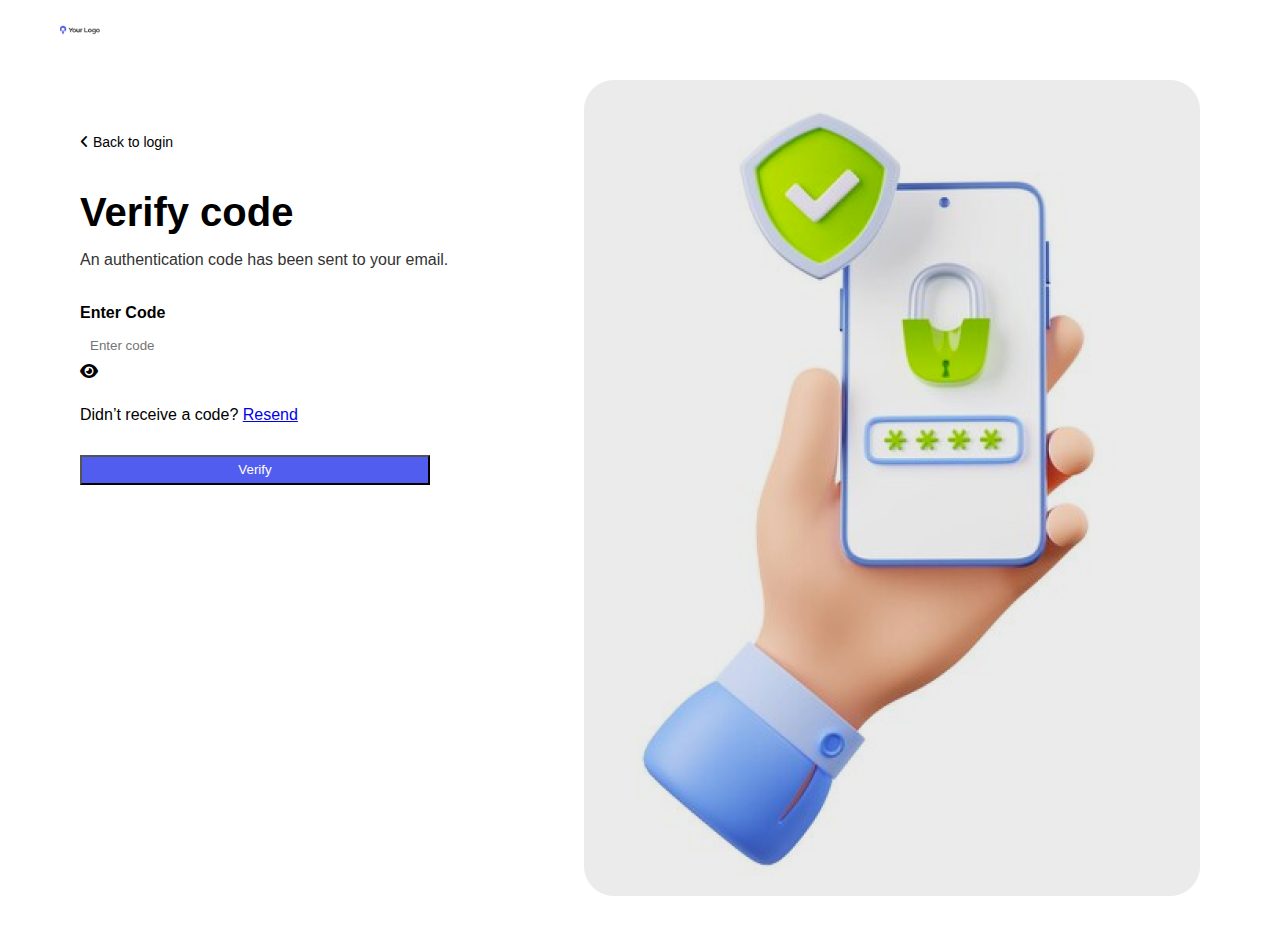
<file: 3/index.html>
<!DOCTYPE html>
<html lang="en">
  <head>
    <meta charset="UTF-8" />
    <title>Verify Code</title>
    <link rel="stylesheet" href="style.css" />

    <!-- Font Awesome -->
    <link
      href="https://cdnjs.cloudflare.com/ajax/libs/font-awesome/6.5.0/css/all.min.css"
      rel="stylesheet"
    />
  </head>
  <body>
    <!-- LOGO -->
    <header class="header-logo">
      <img src="../2/logo.png" alt="logo" />
    </header>

    <!-- MAIN -->
    <main>
      <div class="container-full">
        <!-- =================== KIRI =================== -->
        <div class="container-kiri">
          <p class="back">
            <i class="fa-solid fa-angle-left"></i> Back to login
          </p>

          <h1>Verify code</h1>

          <p class="subtitle">
            An authentication code has been sent to your email.
          </p>

          <!-- INPUT -->
          <div class="kotak-input">
            <label>Enter Code</label>
            <input type="password" placeholder="Enter code" />
            <i class="fa-solid fa-eye custom-icon"></i>
          </div>

          <p class="text-resend">
            Didn’t receive a code?
            <a href="#">Resend</a>
          </p>

          <button class="btn-verify">Verify</button>
        </div>

        <!-- =================== KANAN =================== -->
        <div class="container-kanan">
          <img src="../2/gambar (2).png" alt="security image" />
        </div>
      </div>
    </main>
  </body>
</html>
</file>
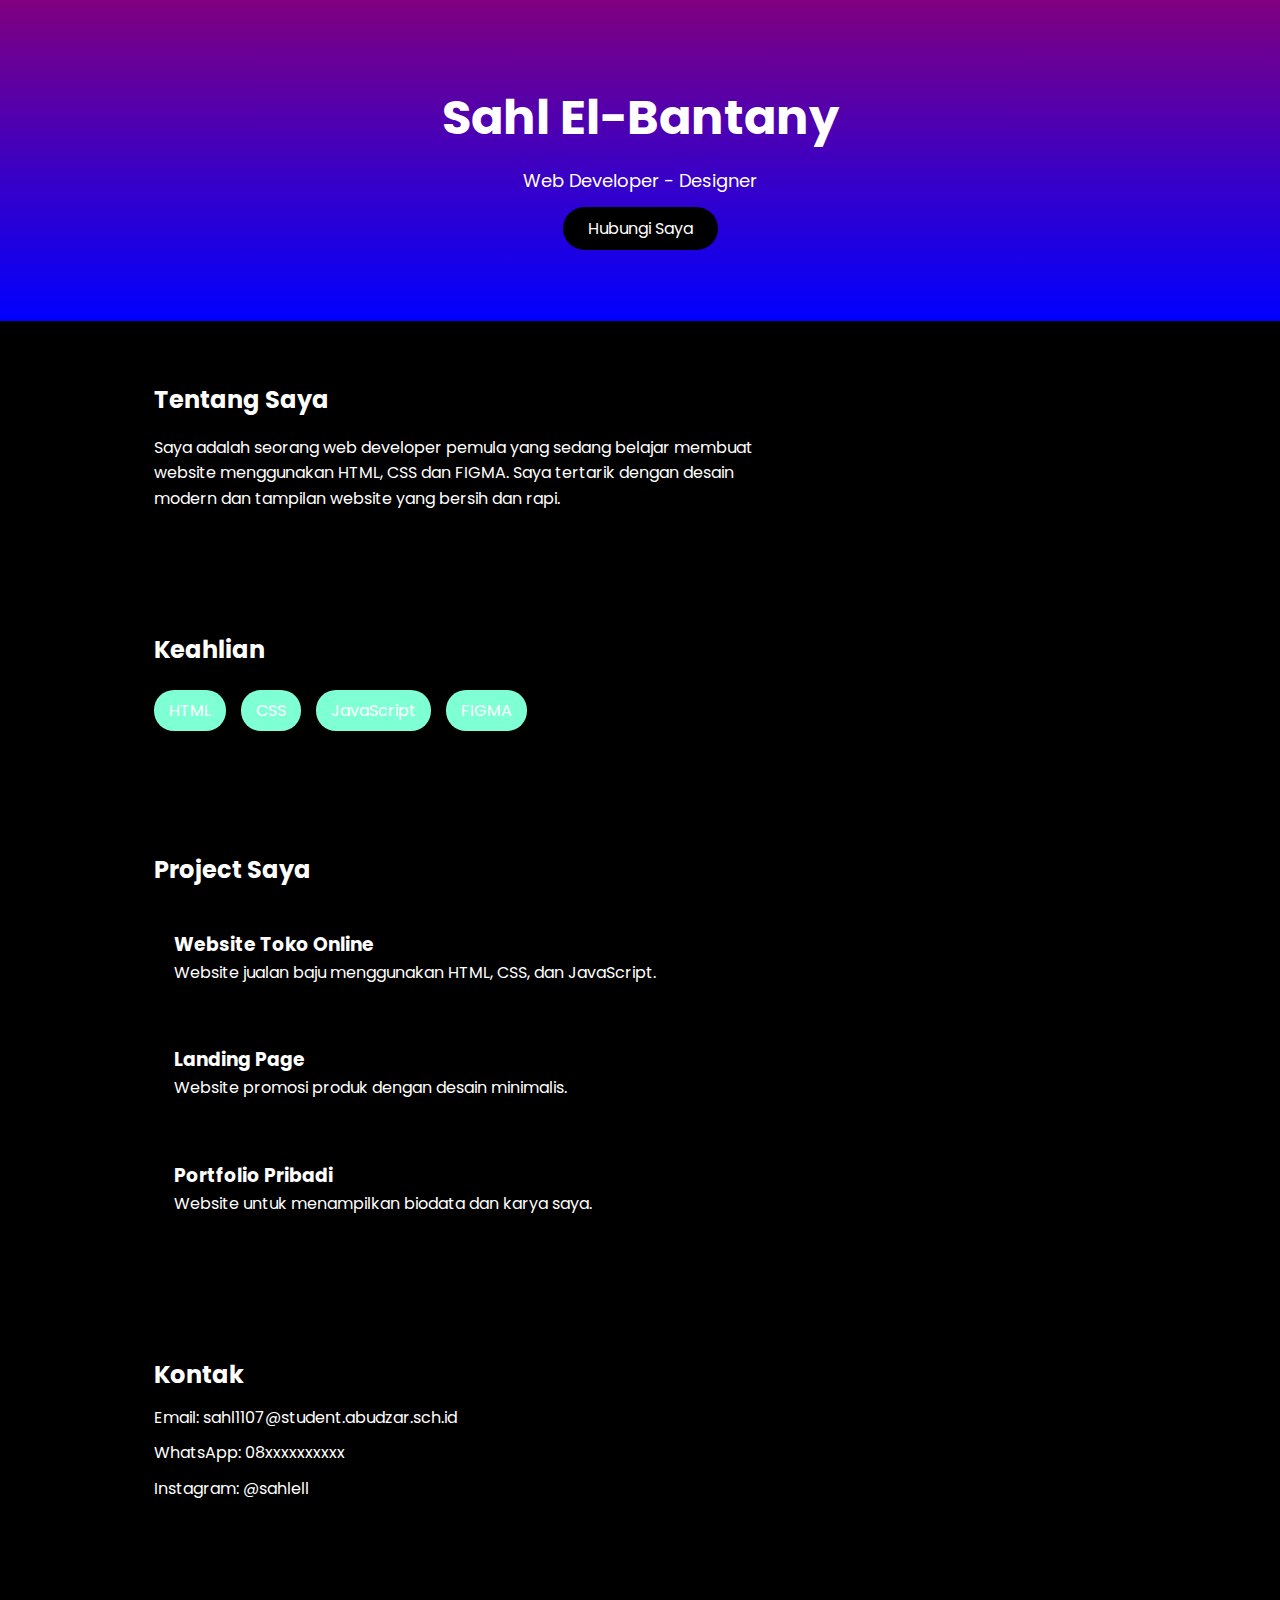
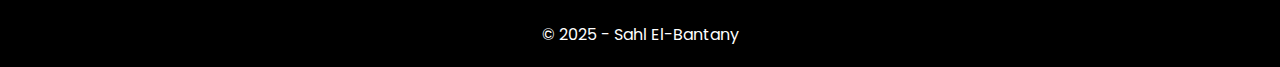
<file: Portofolio-2/index.html>
<!DOCTYPE html>
<html lang="id">
  <head>
    <meta charset="UTF-8" />
    <meta name="viewport" content="width=device-width, initial-scale=1.0" />
    <title>Portofolio Sahl</title>
    <link rel="stylesheet" href="style.css" />
    <link rel="preconnect" href="https://fonts.googleapis.com" />
    <link rel="preconnect" href="https://fonts.gstatic.com" crossorigin />
    <link
      href="https://fonts.googleapis.com/css2?family=Poppins:ital,wght@0,100;0,200;0,300;0,400;0,500;0,600;0,700;0,800;0,900;1,100;1,200;1,300;1,400;1,500;1,600;1,700;1,800;1,900&display=swap"
      rel="stylesheet"
    />
  </head>
  <body>
    <!-- ===== HEADER ===== -->
    <header class="kepala">
      <h1 class="nama">Sahl El-Bantany</h1>
      <p class="profesi">Web Developer - Designer</p>
      <a href="#kontak" class="tombol">Hubungi Saya</a>
    </header>

    <!-- ===== TENTANG ===== -->
    <section class="tentang">
      <h2>Tentang Saya</h2>
      <p>
        Saya adalah seorang web developer pemula yang sedang belajar membuat
        website menggunakan HTML, CSS dan FIGMA. Saya tertarik dengan desain
        modern dan tampilan website yang bersih dan rapi.
      </p>
    </section>

    <!-- ===== KEAHLIAN ===== -->
    <section class="keahlian">
      <h2>Keahlian</h2>
      <div class="daftar-keahlian">
        <span>HTML</span>
        <span>CSS</span>
        <span>JavaScript</span>
        <span>FIGMA</span>
      </div>
    </section>

    <!-- ===== PROJECT ===== -->
    <section class="project">
      <h2>Project Saya</h2>

      <div class="kartu-project">
        <h3>Website Toko Online</h3>
        <p>Website jualan baju menggunakan HTML, CSS, dan JavaScript.</p>
      </div>

      <div class="kartu-project">
        <h3>Landing Page</h3>
        <p>Website promosi produk dengan desain minimalis.</p>
      </div>

      <div class="kartu-project">
        <h3>Portfolio Pribadi</h3>
        <p>Website untuk menampilkan biodata dan karya saya.</p>
      </div>
    </section>

    <!-- ===== KONTAK ===== -->
    <section class="kontak" id="kontak">
      <h2>Kontak</h2>
      <p>Email: sahl1107@student.abudzar.sch.id</p>
      <p>WhatsApp: 08xxxxxxxxxx</p>
      <p>Instagram: @sahlell</p>
    </section>

    <!-- ===== FOOTER ===== -->
    <footer class="bawah">
      <p>© 2025 - Sahl El-Bantany</p>
    </footer>
  </body>
</html>
</file>
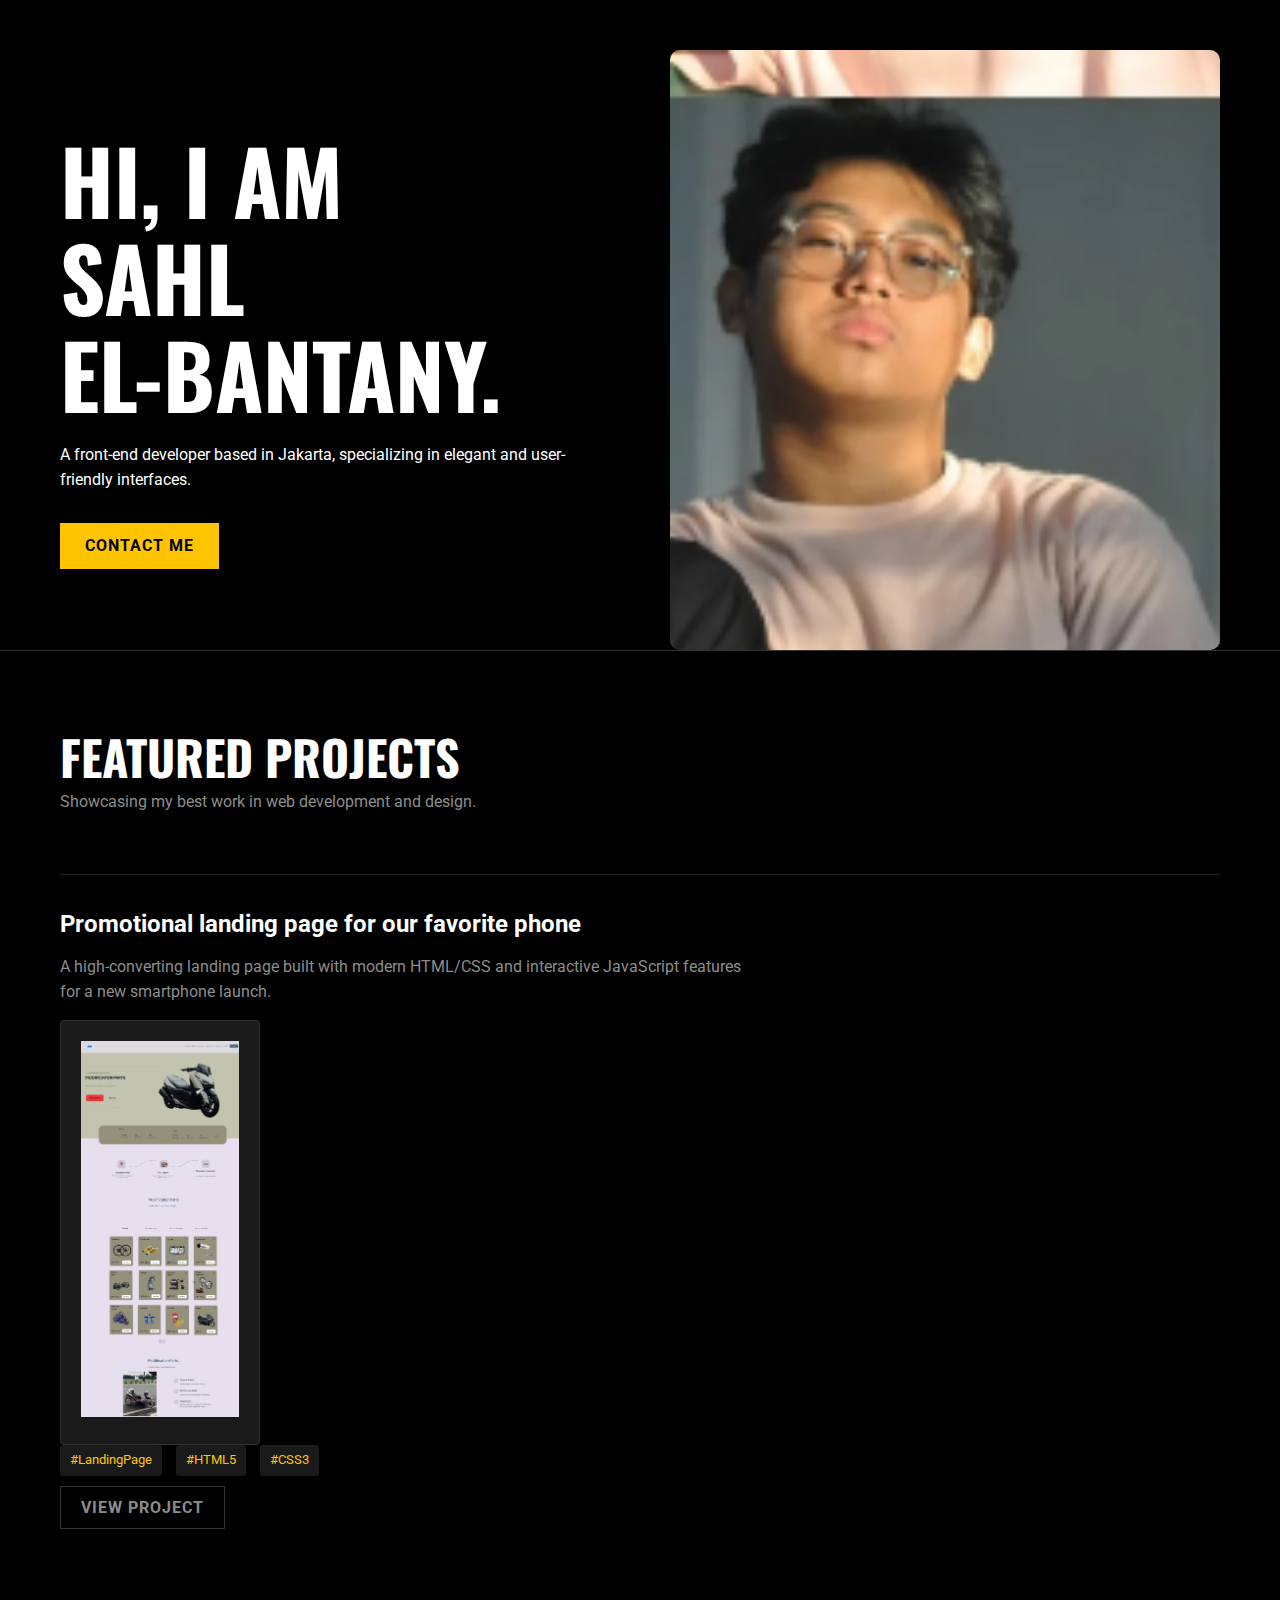
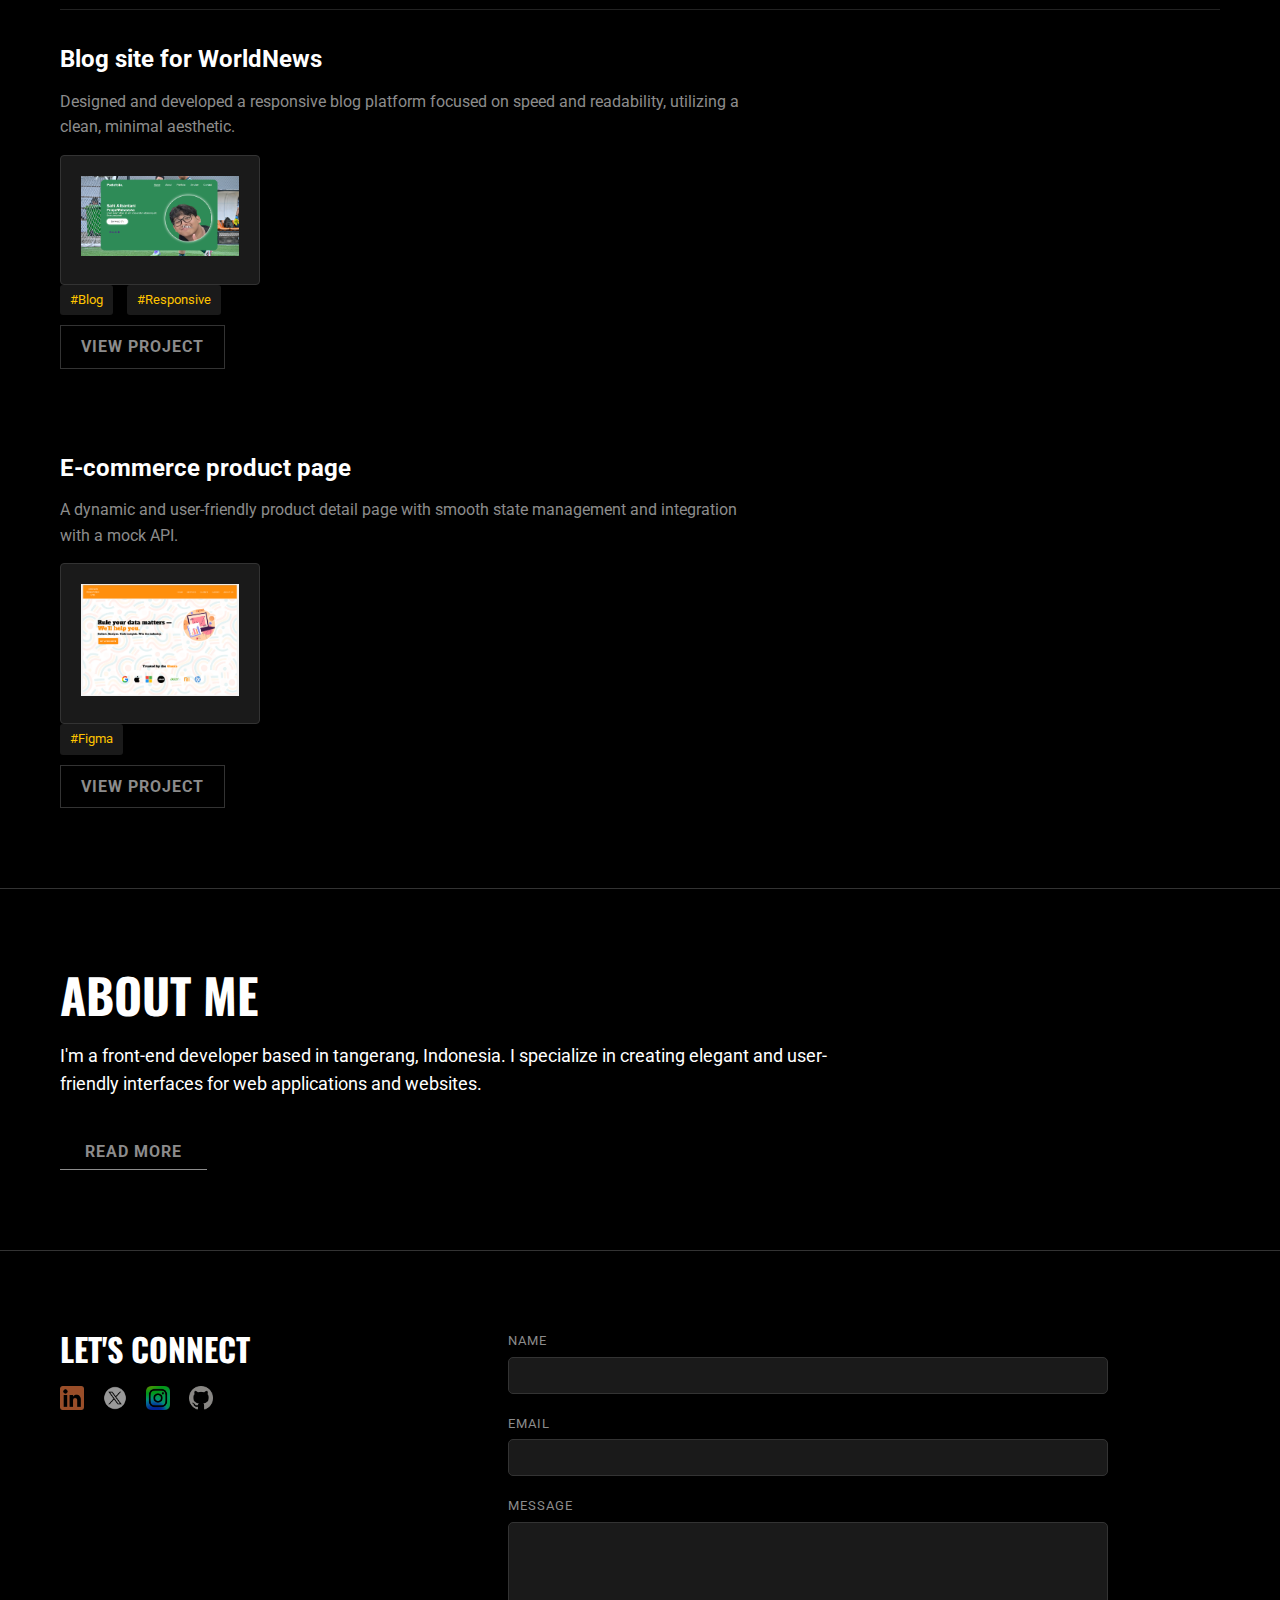
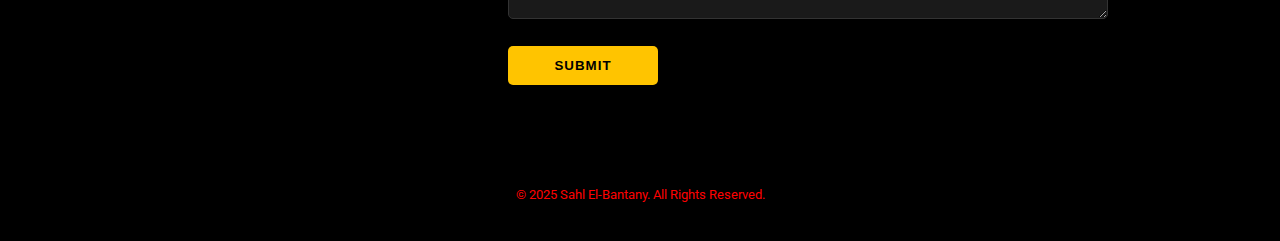
<file: PORTOFOLIO/index.html>
<!doctype html>
<html lang="id">
  <head>
    <meta charset="UTF-8" />
    <meta name="viewport" content="width=device-width, initial-scale=1.0" />
    <title>Sahl Portfolio</title>
    <link rel="stylesheet" href="style.css" />
    <link
      href="https://fonts.googleapis.com/css2?family=Roboto:wght@400;700&family=Oswald:wght@700&display=swap"
      rel="stylesheet"
    />
  </head>
  <body>
    <header class="hero-section">
      <div class="container hero-content">
        <div class="text-content">
          <h1>
            HI, I AM <br />
            SAHL <br />
            EL-BANTANY.
          </h1>
          <p>
            A front-end developer based in Jakarta, specializing in elegant and
            user-friendly interfaces.
          </p>
          <div class="actions">
            <a href="#contact" class="btn btn-primary">CONTACT ME</a>
          </div>
        </div>
        <div class="image-content">
          <img src="sahl.png" alt="" class="profile-img" />
        </div>
      </div>
    </header>

    <section id="projects" class="projects-section">
      <div class="container">
        <h2>FEATURED PROJECTS</h2>
        <p class="subtitle">
          Showcasing my best work in web development and design.
        </p>

        <div class="project-card">
          <div class="project-details">
            <h3>Promotional landing page for our favorite phone</h3>
            <p>
              A high-converting landing page built with modern HTML/CSS and
              interactive JavaScript features for a new smartphone launch.
            </p>
            <div class="project-image">
              <img src="./tugas3.png" alt="" />
            </div>
            <div class="tags">
              <span>#LandingPage</span>
              <span>#HTML5</span>
              <span>#CSS3</span>
            </div>
            <a href="#" class="btn btn-secondary">VIEW PROJECT</a>
          </div>
        </div>

        <div class="project-card">
          <div class="project-details">
            <h3>Blog site for WorldNews</h3>
            <p>
              Designed and developed a responsive blog platform focused on speed
              and readability, utilizing a clean, minimal aesthetic.
            </p>
            <div class="project-image">
              <img src="./tugas2.png" alt="" />
            </div>
            <div class="tags">
              <span>#Blog</span>
              <span>#Responsive</span>
            </div>
            <a href="#" class="btn btn-secondary">VIEW PROJECT</a>
          </div>
        </div>

        <div class="project-details">
          <h3>E-commerce product page</h3>
          <p>
            A dynamic and user-friendly product detail page with smooth state
            management and integration with a mock API.
          </p>
          <div class="project-image">
            <img src="./tugas1.png" alt="" />
          </div>
          <div class="tags">
            <span>#Figma</span>
          </div>
          <a href="#" class="btn btn-secondary">VIEW PROJECT</a>
        </div>
      </div>
    </section>

    <section id="about" class="about-section">
      <div class="container">
        <h2>ABOUT ME</h2>
        <div class="about-content">
          <p>
            I'm a front-end developer based in tangerang, Indonesia. I
            specialize in creating elegant and user-friendly interfaces for web
            applications and websites.
          </p>
          <a href="#" class="btn btn-secondary-text">READ MORE</a>
        </div>
      </div>
    </section>

    <section id="contact" class="contact-section">
      <div class="container">
        <div class="connect-info">
          <h2>LET'S CONNECT</h2>
          <div class="social-links">
            <a href="#"
              ><img src="linkedin-removebg-preview.png" alt="LinkedIn"
            /></a>
            <a href="#"><img src="x-removebg-preview.png" alt="Twitter" /></a>
            <a href="#"
              ><img src="ig-removebg-preview.png" alt="Instagram"
            /></a>
            <a href="#"
              ><img src="github-removebg-preview.png" alt="GitHub"
            /></a>
          </div>
        </div>

        <form class="contact-form">
          <div class="form-group">
            <label for="name">NAME</label>
            <input type="text" id="name" name="name" required />
          </div>
          <div class="form-group">
            <label for="email">EMAIL</label>
            <input type="email" id="email" name="email" required />
          </div>
          <div class="form-group">
            <label for="message">MESSAGE</label>
            <textarea id="message" name="message" rows="5" required></textarea>
          </div>
          <button type="submit" class="btn btn-submit">SUBMIT</button>
        </form>
      </div>
    </section>

    <footer>
      <div class="container-one">
        <p>&copy; 2025 Sahl El-Bantany. All Rights Reserved.</p>
      </div>
    </footer>
  </body>
</html>
</file>
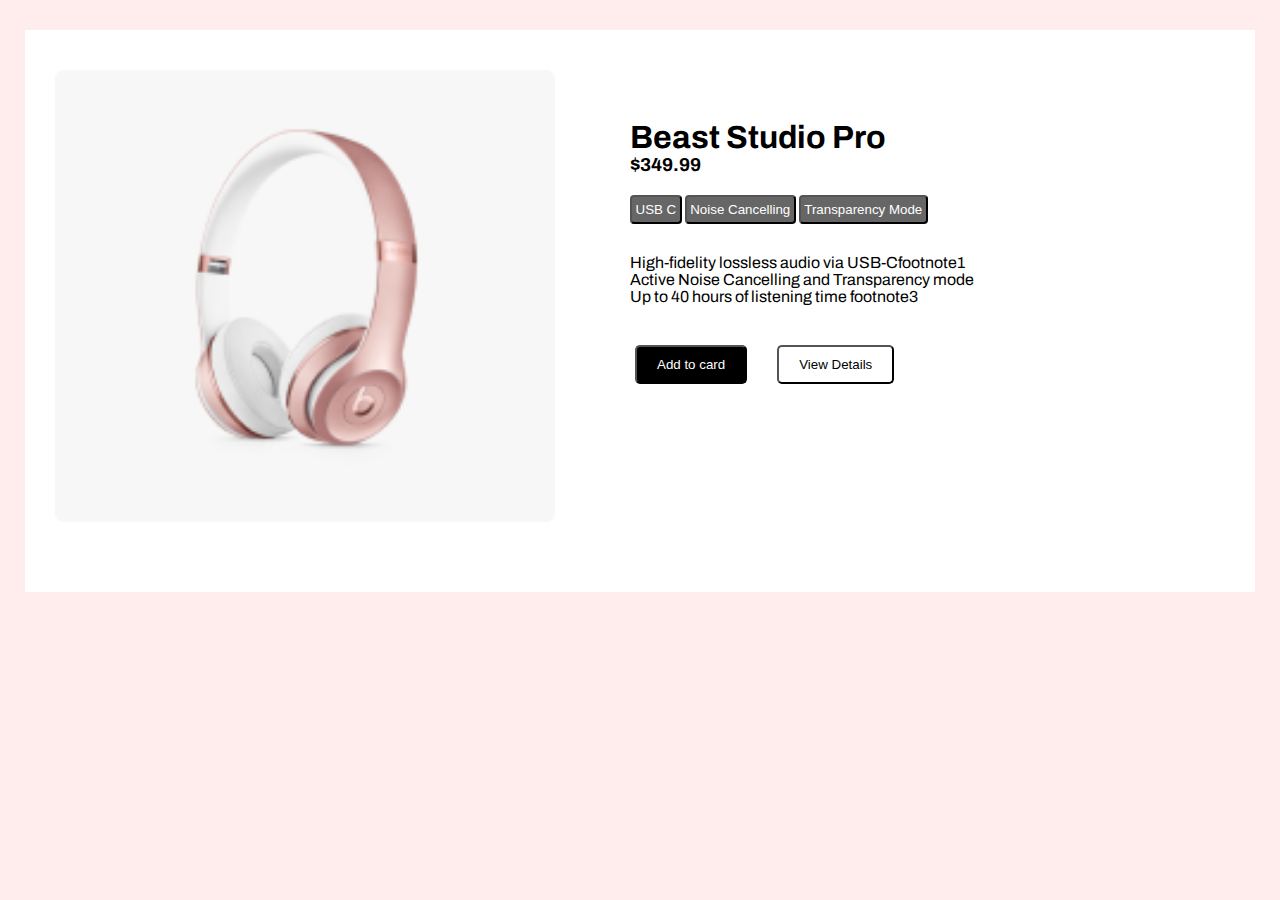
<file: tugas-asas/index.html>
<!DOCTYPE html>
<html lang="en">
  <head>
    <meta charset="UTF-8" />
    <meta name="viewport" content="width=device-width, initial-scale=1.0" />
    <link rel="preconnect" href="https://fonts.googleapis.com" />
    <link rel="preconnect" href="https://fonts.gstatic.com" crossorigin />
    <link
      href="https://fonts.googleapis.com/css2?family=Archivo:ital,wght@0,100..900;1,100..900&display=swap"
      rel="stylesheet"
    />
    <title>tugas-asas</title>
    <link rel="stylesheet" href="style.css" />
  </head>
  <body>
    <section id="full">
      <div class="container-semua">
        <div class="imagee">
          <img src="Photo.png" alt="" />
        </div>
        <div class="beast">
          <div class="teks-one">
            <h1>Beast Studio Pro</h1>
            <h3>$349.99</h3>
          </div>
          <div class="button-one">
            <button>USB C</button>
            <button>Noise Cancelling</button>
            <button>Transparency Mode</button>
          </div>
          <div class="teks-two">
            <p>
              High-fidelity lossless audio via USB-Cfootnote1 <br />
              Active Noise Cancelling and Transparency mode <br />
              Up to 40 hours of listening time footnote3
            </p>
          </div>
          <div class="isi">
            <div class="button-card">
              <button>Add to card</button>
            </div>
            <div class="button-view">
              <button>View Details</button>
            </div>
          </div>
        </div>
      </div>
    </section>
  </body>
</html>
</file>
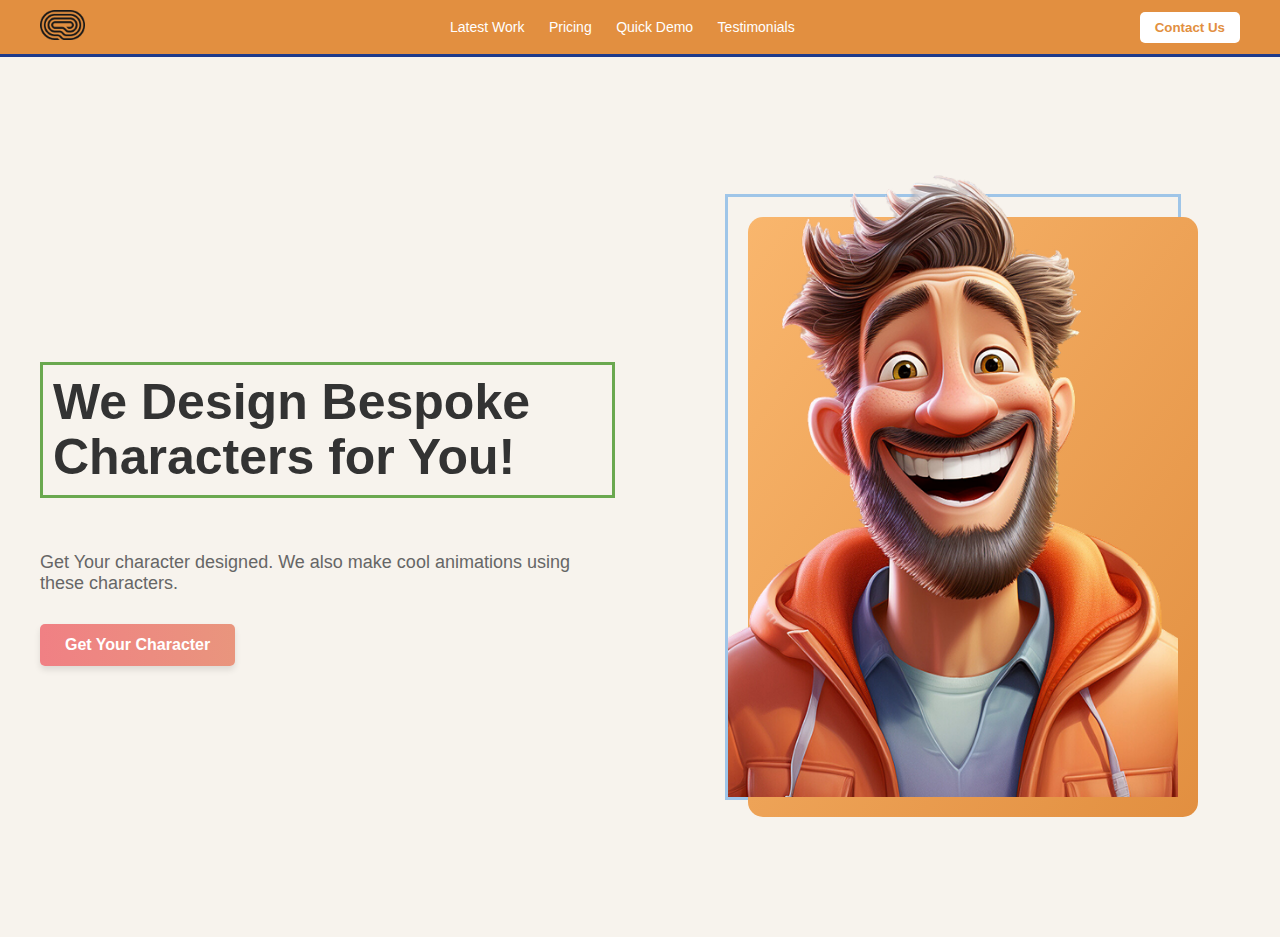
<file: tugas-slicing-1/index.html>
<!DOCTYPE html>
<html lang="id">
  <head>
    <meta charset="UTF-8" />
    <meta name="viewport" content="width=device-width, initial-scale=1.0" />
    <title>Desain Karakter Bespoke</title>
    <link rel="stylesheet" href="style.css" />
  </head>
  <body>
    <header class="navbar">
      <div class="logo">
        <img src="Vector (1).png" alt="Logo Perusahaan" class="logo-image" />
      </div>
      <nav class="nav-links">
        <a href="#">Latest Work</a>
        <a href="#">Pricing</a>
        <a href="#">Quick Demo</a>
        <a href="#">Testimonials</a>
      </nav>
      <button class="contact-btn">Contact Us</button>
    </header>

    <main class="hero-section">
      <div class="content-left">
        <h1 class="main-heading">We Design Bespoke Characters for You!</h1>
        <p class="sub-text">
          Get Your character designed. We also make cool animations using these
          characters.
        </p>
        <button class="cta-button">Get Your Character</button>
      </div>
      <div class="content-right">
        <div class="character-container">
          <div class="character-bg"></div>
          <img src="muka.png" alt="Karakter Desain" class="character-image" />
        </div>
      </div>
    </main>
  </body>
</html>
</file>
<file: 3/style.css>
* {
  box-sizing: border-box;
  font-family: Arial, Helvetica, sans-serif;
}

body {
  margin: 0;
  background: white;
}

/* LOGO */
.header-logo {
  display: flex;
  align-items: center;
  gap: 10px;
  padding: 25px 60px;
  font-size: 22px;
  font-weight: bold;
}

.header-logo img {
  width: 40px;
}

/* WRAPPER BESAR */
.container-full {
  display: flex;
  gap: 80px;
  padding: 20px 80px 50px 80px;
  min-height: 90vh;
}

/* ================== KIRI ================== */
.container-kiri {
  width: 45%;
  padding-top: 40px;
}

.back {
  font-size: 14px;
  cursor: pointer;
  margin-bottom: 40px;
}

.container-kiri h1 {
  font-size: 40px;
  margin-bottom: 10px;
}

.subtitle {
  color: #333;
  margin-bottom: 35px;
}

/* INPUT */
.kotak-input {
  position: relative;
  width: 300px;
  margin-bottom: 25px;
}

.kotak-input label {
  display: block;
  margin-bottom: 6px;
  font-weight: 600;
}

.kotak-input input {
  width: 100%;
  padding: 10px 38px 10px 10px;
  border: 1px;
}

.btn-verify {
  width: 350px;
  height: 30px;
  margin-top: 15px;
  margin-left: 50pxpx;
  background-color: #515def;
  color: white;
  font-weight: 200px;
}
</file>
<file: Portofolio-2/style.css>
* {
  margin: 0;
  padding: 0;
  box-sizing: border-box;
  font-family: "Poppins", sans-serif;
}

/* ===== Body ===== */
body {
  background: black;
  color: white;
  line-height: 1.6;
}

/* ===== Header ===== */
.kepala {
  text-align: center;
  padding: 80px 20px;
  background: linear-gradient(purple, blue);
}

.nama {
  font-size: 48px;
  margin-bottom: 10px;
}

.profesi {
  font-size: 18px;
  margin-bottom: 20px;
}

.tombol {
  text-decoration: none;
  color: white;
  background: black;
  padding: 10px 25px;
  border-radius: 30px;
  transition: 0.3s;
}

.tombol:hover {
  background: white;
  color: black;
}

/* ===== Section ===== */
section {
  padding: 60px 12%;
}

/* ===== Tentang ===== */
.tentang p {
  margin-top: 15px;
  max-width: 600px;
}

/* ===== Keahlian ===== */
.daftar-keahlian {
  display: flex;
  gap: 15px;
  flex-wrap: wrap;
  margin-top: 20px;
}

.daftar-keahlian span {
  background: aquamarine;
  padding: 8px 15px;
  border-radius: 20px;
}

/* ===== Project ===== */
.project {
  background: black;
}

.kartu-project {
  background: black;
  padding: 20px;
  border-radius: 15px;
  margin-top: 20px;
  transition: 0.3s;
}

.kartu-project:hover {
  transform: translateY(-5px);
  background: aquamarine;
}

/* ===== Kontak ===== */
.kontak p {
  margin-top: 10px;
}

/* ===== Footer ===== */
.bawah {
  text-align: center;
  padding: 20px;
  background: black;
  margin-top: 40px;
}
</file>
<file: PORTOFOLIO/style.css>
* {
  margin: 0;
  padding: 0;
  box-sizing: border-box;
}

body {
  font-family: "Roboto", sans-serif; /* Font utama */
  background-color: #000000; /* Latar belakang hitam pekat */
  color: #ffffff; /* Teks putih */
  line-height: 1.6;
}

.container {
  max-width: 1200px;
  margin: 0 auto;
  padding: 0 20px;
}

h1,
h2 {
  font-family: "Oswald", sans-serif; /* Font untuk heading agar terlihat kuat */
  text-transform: uppercase;
  line-height: 1.1;
}

h1 {
  font-size: 5rem;
}
h2 {
  font-size: 3rem;
  margin-bottom: 20px;
}

p {
  margin-bottom: 15px;
}

a {
  text-decoration: none;
  color: #8c8c8c; /* Warna abu-abu untuk link sekunder */
  transition: color 0.3s;
}

a:hover {
  color: #ffffff;
}

/* BUTTON STYLES */
.btn {
  display: inline-block;
  padding: 10px 25px;
  border: none;
  cursor: pointer;
  font-weight: 700;
  text-transform: uppercase;
  letter-spacing: 1px;
  transition:
    background-color 0.3s,
    color 0.3s;
}

.btn-primary {
  background-color: #ffc400; /* Contoh warna kuning/emas untuk aksen */
  color: #000000;
}

.btn-primary:hover {
  background-color: #ffd640;
}

.btn-secondary {
  background: none;
  color: #8c8c8c;
  border: 1px solid #333;
  padding: 8px 20px;
}

.btn-secondary:hover {
  color: #ffffff;
  border-color: #ffffff;
}

.btn-secondary-text {
  color: #8c8c8c;
  border-bottom: 1px solid #8c8c8c;
  padding-bottom: 5px;
  display: inline-block;
}

/* 1. HERO SECTION */
.hero-section {
  padding-top: 50px;
  border-bottom: 1px solid #333; /* Pemisah visual */
}

.hero-content {
  display: flex;
  align-items: center;
  gap: 40px;
}

.hero-content .text-content {
  flex: 1;
  padding-right: 20px;
}

.hero-content h1 {
  font-size: 5.5rem;
  margin-bottom: 20px;
}

.hero-content .image-content {
  flex: 1;
  background-color: #333; /* Warna abu-abu untuk kotak gambar */
  height: 600px;
  border-radius: 10px;
  overflow: hidden;
}

.hero-content .image-content {
  width: 100%;
  height: 100%;
  object-fit: cover;
}

.actions {
  margin-top: 30px;
}

/* 2. PROJECTS SECTION */
.projects-section {
  padding: 80px 0;
  border-bottom: 1px solid #333;
}

.projects-section h2 {
  margin-bottom: 5px;
}

.projects-section .subtitle {
  color: #8c8c8c;
  margin-bottom: 60px;
}

.project-card {
  display: flex;
  gap: 40px;
  margin-bottom: 50px;
  align-items: center;
  padding: 30px 0;
  border-top: 1px solid #222; /* Garis tipis pemisah antar project */
}

.project-card:last-child {
  border-bottom: 1px solid #222;
}

.project-image {
  flex-basis: 40%;
  max-width: 40%;
  background-color: #1a1a1a;
  border-radius: 8px;
  padding: 20px;
}

/* Meniru tampilan gambar proyek */
.project-image,
.project-image,
.project-image {
  width: 100%;
  height: auto;
  display: block;
  border: 1px solid #333;
  border-radius: 4px;
}

.project-details {
  flex-basis: 60%;
  max-width: 60%;
}

.project-details h3 {
  font-size: 1.5rem;
  margin-bottom: 10px;
  font-family: "Roboto", sans-serif;
  text-transform: none;
}

.project-details p {
  color: #8c8c8c;
  margin-bottom: 15px;
}

.tags span {
  display: inline-block;
  background-color: #1a1a1a;
  color: #ffc400;
  padding: 5px 10px;
  margin-right: 10px;
  font-size: 0.8rem;
  border-radius: 3px;
  margin-bottom: 10px;
}

/* 3. ABOUT ME SECTION */
.about-section {
  padding: 80px 0;
  background-color: #000;
  border-bottom: 1px solid #333;
}

.about-content {
  max-width: 800px;
}

.about-content p {
  font-size: 1.1rem;
  margin-bottom: 30px;
}

/* 4. CONTACT SECTION */
.contact-section {
  padding: 80px 0;
  background-color: #000;
}

.contact-section .container {
  display: flex;
  gap: 100px;
  align-items: flex-start;
}

.connect-info {
  flex-basis: 30%;
}

.connect-info h2 {
  font-size: 2rem;
  margin-bottom: 20px;
}

.social-links a img {
  width: 24px;
  height: 24px;
  filter: invert(100%); /* Membuat ikon putih */
  margin-right: 15px;
  opacity: 0.6;
  transition: opacity 0.3s;
}

.social-links a img:hover {
  opacity: 1;
}

.contact-form {
  flex-basis: 70%;
  max-width: 600px;
}

.form-group {
  margin-bottom: 20px;
}

.form-group label {
  display: block;
  font-size: 0.8rem;
  color: #8c8c8c;
  margin-bottom: 5px;
  letter-spacing: 1px;
  text-transform: uppercase;
}

.form-group input,
.form-group textarea {
  width: 100%;
  padding: 10px;
  background-color: #1a1a1a;
  border: 1px solid #333;
  color: #ffffff;
  border-radius: 5px;
}

.form-group textarea {
  resize: vertical;
}

.btn-submit {
  width: 150px;
  background-color: #ffc400;
  color: #000;
  padding: 12px 25px;
  border-radius: 5px;
}

/* 5. FOOTER */
footer {
  padding: 20px 0;
  text-align: center;
  font-size: 0.8rem;
  color: #333;
}

/* Dalam 1. HERO SECTION */

/* Modifikasi ini untuk menghilangkan placeholder abu-abu */
.hero-content .image-content {
  flex: 1;
  background-color: #333; /* Hapus atau ganti ke latar belakang gelap */
  height: 600px;
  border-radius: 10px;
  overflow: hidden; /* Penting agar gambar tidak keluar batas */
}

/* Style untuk gambar profil */
.hero-content .image-content .profile-img {
  width: 100%;
  height: 100%;
  /* Ini akan memastikan gambar menutupi seluruh kotak tanpa distorsi */
  object-fit: cover;
  /* Ini akan memposisikan gambar di tengah/atas kotak */
  object-position: top center;
}
/* project imagee */

.project-image {
  width: 1px;
}
.container-one {
  color: red;
}
.project-image {
  width: 200px;
}
.project-image img {
  width: 100%;
}

/* Media Queries untuk Responsif */
@media (max-width: 992px) {
  .hero-content {
    flex-direction: column;
    text-align: center;
  }
  .hero-content .text-content,
  .hero-content .image-content {
    flex: none;
    max-width: 100%;
  }
  .hero-content h1 {
    font-size: 4rem;
  }

  .project-card {
    flex-direction: column;
    gap: 20px;
  }
  .project-image,
  .project-details {
    flex-basis: 100%;
    max-width: 100%;
  }

  .contact-section .container {
    flex-direction: column;
    gap: 50px;
  }
  .connect-info {
    text-align: center;
    width: 100%;
  }
  .social-links {
    margin-top: 15px;
  }
}
</file>
<file: tugas-asas/style.css>
* {
  margin: 0;
  padding: 0;
  box-sizing: border-box;
}

body {
  background-color: #ffeded;
}
#full {
  font-family: "Archivo", sans-serif;
  padding: 10px 20px;
  margin-top: 30px;
  background-color: white;
  margin-right: 25px;
  margin-left: 25px;
}
.imagee {
  display: flex;
  justify-content: center;
  padding: 10px 10px;
}
.imagee img {
  margin-bottom: 50px;
  width: 500px;
  /* height: 280px; */
}
.teks-one {
  margin-left: 15px;
  margin-bottom: 20px;
}
.button-one button {
  color: white;
  background-color: #666666;
  border-radius: 4px;
  padding: 5px 3.5px;
  margin-bottom: 20px;
}
.teks-two {
  margin-left: 15px;
  margin-bottom: 10px;
}
.button-card button {
  margin-left: 20px;
  padding: 10px 20px;
  color: white;
  background-color: black;
}
.button-view button {
  margin-left: 20px;
  padding: 10px 20px;
  background-color: white;
}
.isi {
  display: flex;
}
@media (min-width: 391px) {
  #full {
    background-color: white;
  }
  .container-semua {
    display: flex;
    flex-direction: row;
  }
  .beast {
    margin-top: 30px;
    margin-left: 50px;
  }
  .teks-one {
    margin-top: 50px;
  }
  .button-one {
    margin-top: 10px;
    margin-left: 15px;
  }
  .imagee {
    margin-top: 20px;
  }
  .teks-two {
    margin-top: 10px;
  }
  .button-card {
    margin-top: 30px;
  }
  .button-card button {
    border-radius: 5px;
    margin-right: 10px;
  }
  .button-view {
    margin-top: 30px;
    border-radius: 15px;
  }
  .button-view button {
    border-radius: 5px;
    margin-right: 10px;
  }
}
</file>
<file: tugas-slicing-1/style.css>
/* Gaya Umum dan Reset */
body {
  font-family: Arial, sans-serif;
  margin: 0;
  padding: 0;
  background-color: #f7f3ed; /* Warna latar belakang krem muda */
  color: #333;
}

/* Header/Navbar */
.navbar {
  display: flex;
  justify-content: space-between;
  align-items: center;
  padding: 10px 40px;
  background-color: #e28f40; /* Warna oranye atas */
  border-bottom: 3px solid #1e3a8a; /* Garis biru di bawah navbar */
}

.logo-image {
  height: 30px; /* Sesuaikan ukuran logo */
}

.nav-links a {
  color: white; /* Warna teks tautan di navbar */
  text-decoration: none;
  margin-left: 20px;
  font-size: 14px;
  padding: 5px 0;
}

.contact-btn {
  background-color: white;
  color: #e28f40;
  border: none;
  padding: 8px 15px;
  border-radius: 5px;
  cursor: pointer;
  font-weight: bold;
}

/* Bagian Hero (Utama) */
.hero-section {
  display: flex;
  align-items: center;
  padding: 80px 40px;
  height: 80vh; /* Sesuaikan tinggi agar mirip gambar */
}

.content-left {
  flex: 1;
  max-width: 50%;
  padding-right: 50px;
}

.main-heading {
  font-size: 50px;
  line-height: 1.1;
  font-weight: 800; /* Tebal sekali */
  color: #333; /* Warna teks utama */
  border: 3px solid #6aa84f; /* Garis hijau di sekitar teks utama */
  padding: 10px;
  display: inline-block; /* Agar garis hanya membungkus teks */
}

.sub-text {
  font-size: 18px;
  color: #666;
  margin-top: 20px;
  margin-bottom: 30px;
}

.cta-button {
  background: linear-gradient(
    to right,
    #f08084,
    #e9957d
  ); /* Gradien oranye/pink */
  color: white;
  border: none;
  padding: 12px 25px;
  border-radius: 5px;
  cursor: pointer;
  font-size: 16px;
  font-weight: bold;
  box-shadow: 0 4px 6px rgba(0, 0, 0, 0.1);
}

/* Bagian Karakter (Kanan) */
.content-right {
  flex: 1;
  display: flex;
  justify-content: center;
  align-items: center;
}

.character-container {
  position: relative;
  width: 450px; /* Sesuaikan ukuran */
  height: 600px; /* Sesuaikan ukuran */
  border: 3px solid #9fc5e8; /* Garis biru tipis di sekeliling gambar */
}

.character-bg {
  position: absolute;
  top: 20px;
  left: 20px;
  width: 100%;
  height: 100%;
  background: linear-gradient(
    to bottom right,
    #f9b66d,
    #e28f40
  ); /* Gradien oranye di belakang */
  border-radius: 15px;
  z-index: 1;
}

.character-image {
  position: absolute;
  bottom: 0;
  right: 0;
  width: 100%;
  height: auto;
  object-fit: contain;
  z-index: 2;
  /* Catatan: Gambar asli yang diunggah adalah ilustrasi 3D, jadi Anda perlu mengganti 'character-placeholder.png' dengan gambar karakter Anda sendiri. */
}
</file>
